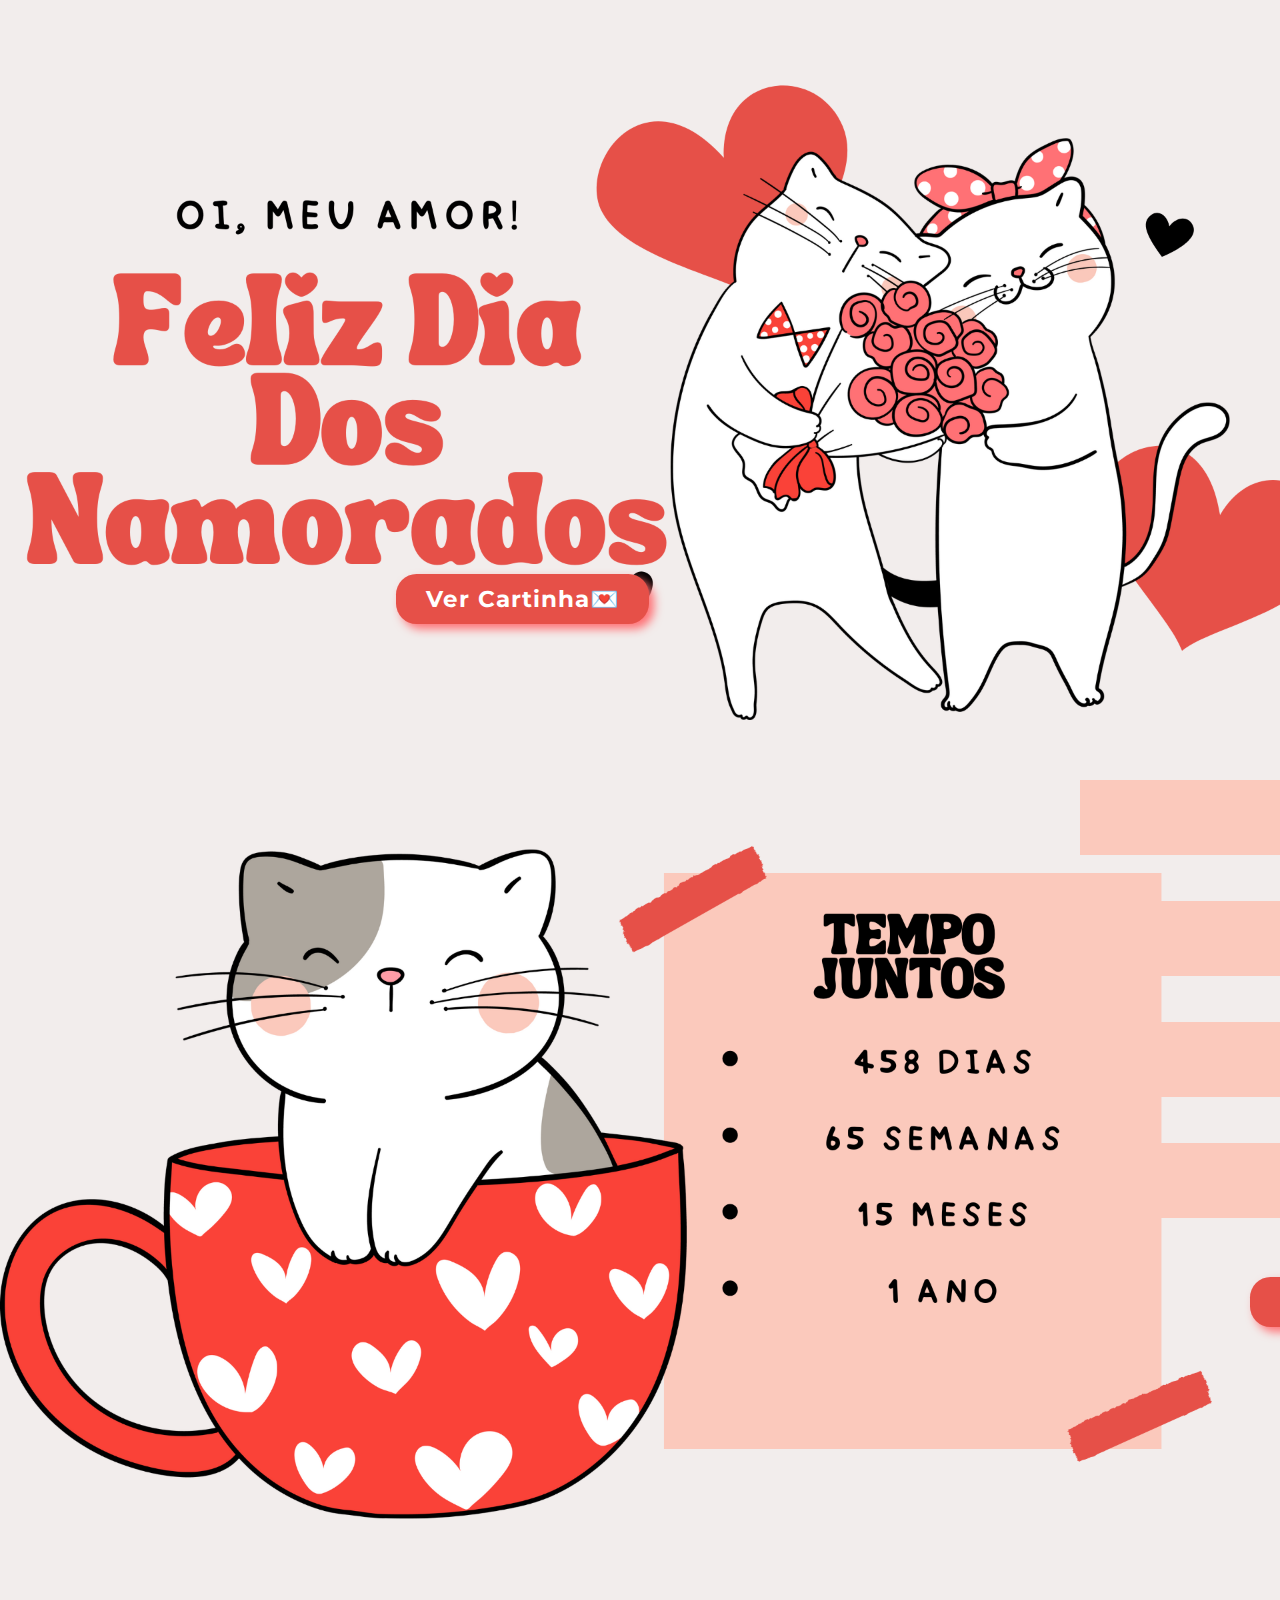
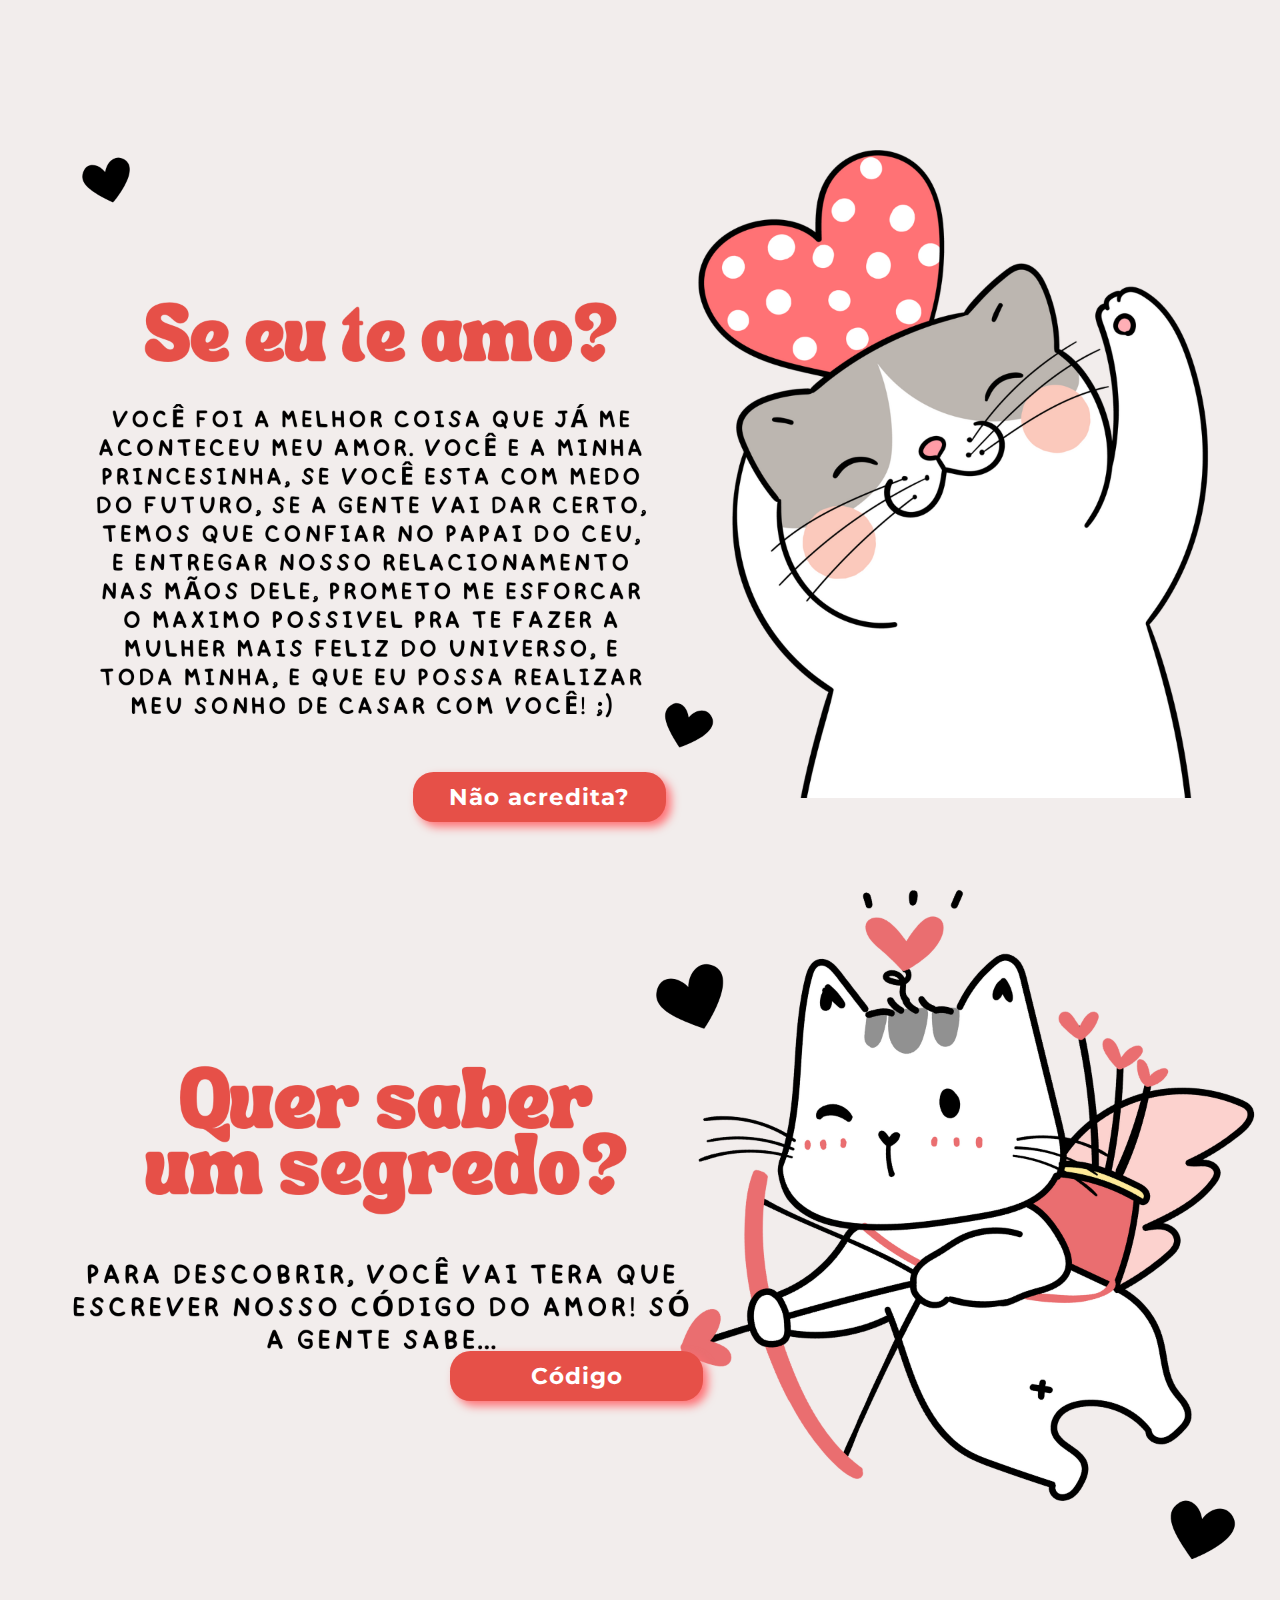
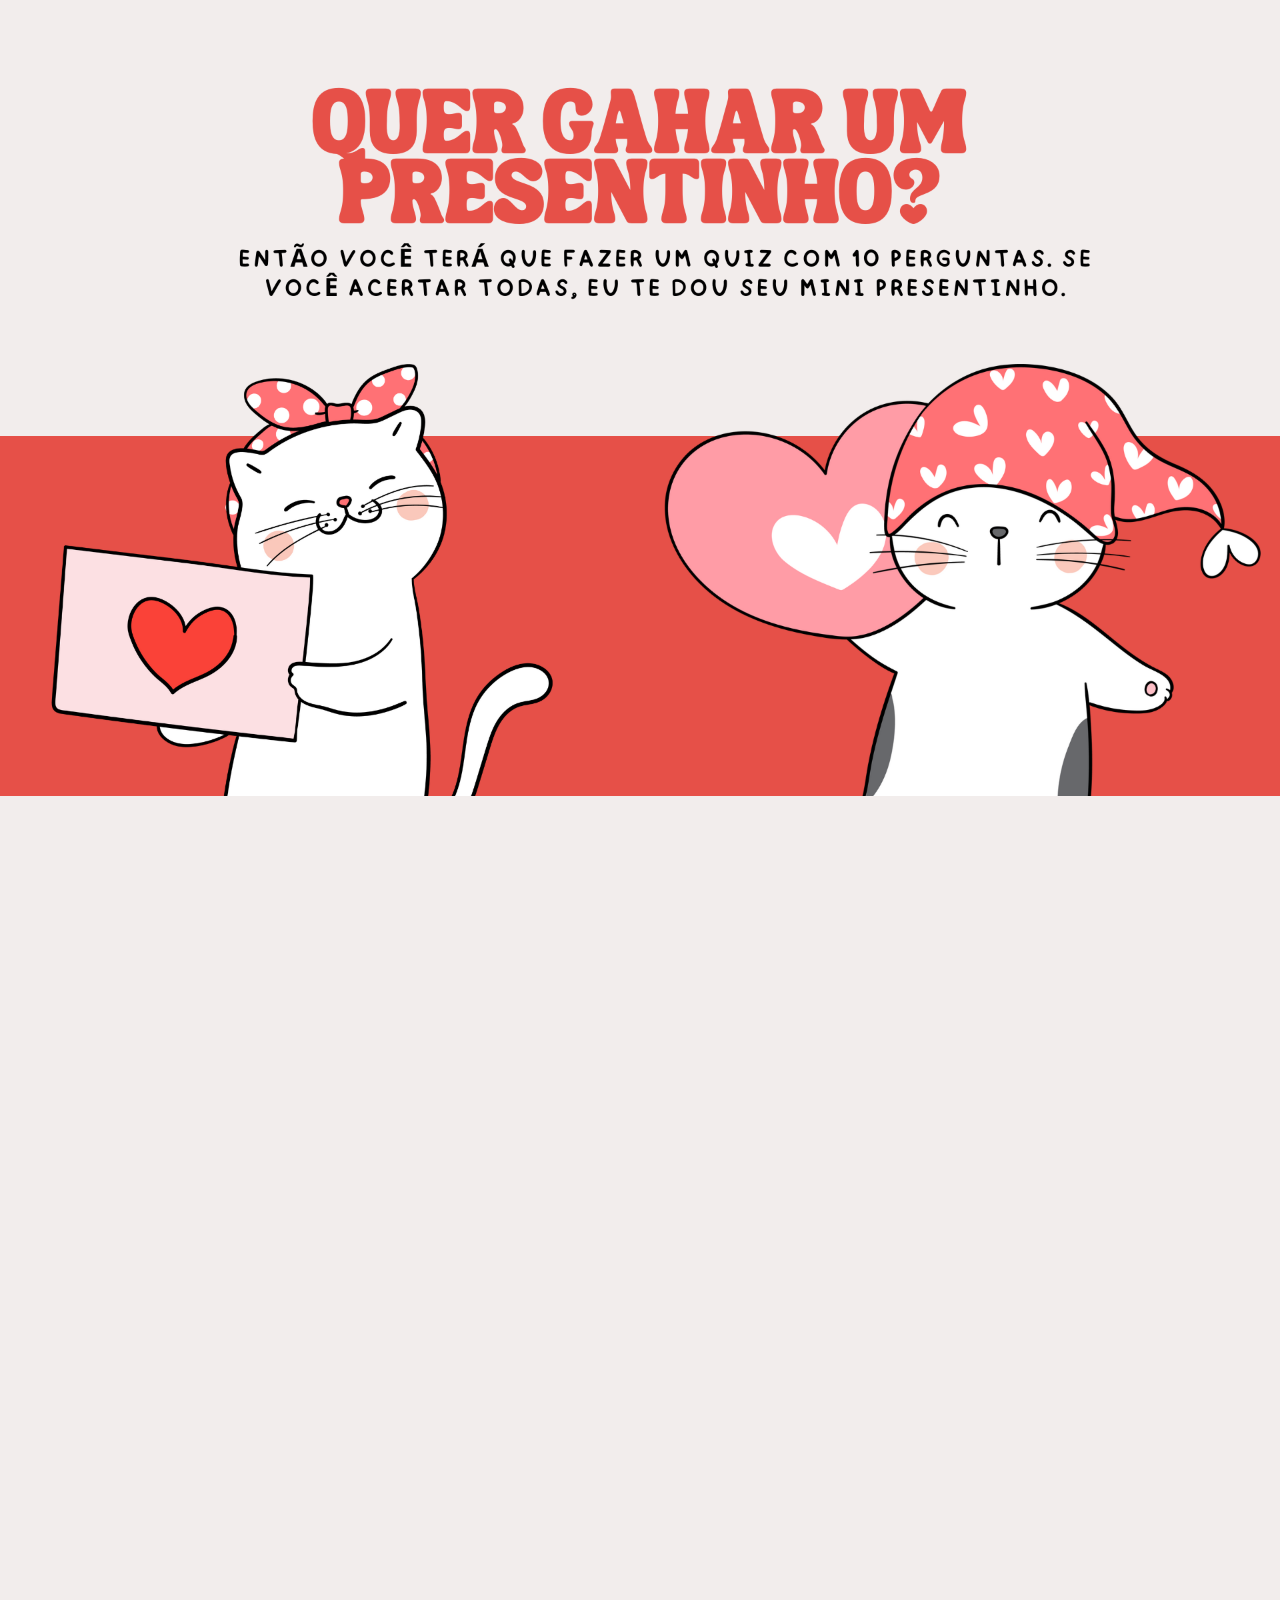
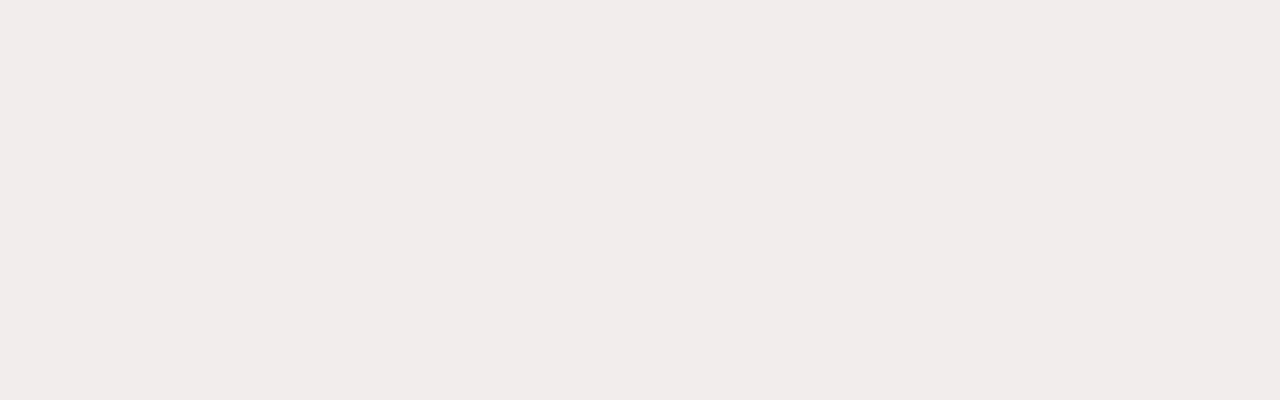
<file: index.html>
<!DOCTYPE html>
<html lang="en">
<head>
    <meta charset="UTF-8">
    <meta name="viewport" content="width=device-width, initial-scale=1.0">
    <link rel="stylesheet" href="./style.css">
    <link rel="icon" href="./assets/site_icon.png">
    <link rel="preconnect" href="https://fonts.googleapis.com">
    <link rel="preconnect" href="https://fonts.gstatic.com" crossorigin>
    <link href="https://fonts.googleapis.com/css2?family=Edu+VIC+WA+NT+Hand:wght@400..700&family=Montserrat:ital,wght@0,100..900;1,100..900&display=swap" rel="stylesheet">
    <title>Dia dos Namorados | A+G💞</title>
</head>
<body>
    <main>


        <!-- FUNDO 1 -->


        <div class="fundos">
            <img class="imgs" src="./assets/valentine'sDay.png" alt="fundo_feliz_dia_dos_namorados_img" />
            <button class="fundo1-bt bt">Ver Cartinha</button>
            <div class="cartinha">
                <h2 class="cartinha-title">Feliz dia dos namorados, meu amor!</h2>
                <button class="close-cartinha">💕</button>
                <br>
                <p class="cartinha-paragraph">Amor, espero que tudo tenha dado certo! Eu te amo tanto minha princesinha linda, desculpe se você não gostou desse presente, mas eu usei TUDO que eu aprendi por sua causa, sem voce eu não estaria aqui, não teria tomado iniciativa para pedir o curso, não estaria tão bem, voce me motiva no meu maior sonho, e eu valorizo ​​MUITO isso. Você e a pessoa que eu mais me importo nesse mundo todo, a única que eu sei que se eu pedir ajuda vai estar sempre la pra me ajudar independente do motivo, voce nunca desistiu de mim, e eu nunca vou desistir de você, ate porque vc é uma pessoa que eu escolhi pra você, e se não por você, eu não quero casar. Não MESMO, hum. Eu amo cada segundo do seu lado, esse presente pode parecer simples, mas foi de todo meu coração, com MUITO carinho e tudo que a minha princesinha merece, eu realmente espero que você goste do meu amor, como eu disse, pra mim dia dos namorados e uma forma de expressar o quanto a pessoa ama o companheiro, e eu não vejo maneira melhor ao não ser fazer uma cartinha infinita, toda única pra você, ninguem vai ter uma igual, queria algo novo, queria algo que NINGUEM conseguiria fazer igual eu, pra ser a coisa mais especial do mundo, não gosto de pegar coisas do pinterest nem fazer coisas que outros namorados já fizeram para o namorado, queria algo que nenhuma delas vai ter, então a minha princesinha, a mais especial e incrivel namorada de todos os tempos!! Eu te amo meu amor, esse é nosso segundo dia dos namorados, mas ainda vai para varios e varios desses. Vou continuar expressando meu amor por voz em todos eles, fazendo presentinhos únicos que eu sei que nunca nem nenhuma namorada vai ter igual. Um presentinho único feito com MUITOOO amor, igual essi. Eu te amo minha princesinha linda, espero que de tudo certo pra a gente sair e se divertir muito!</p>
                <div class="cards">
                <div class="cartinha-separation">
                    <img class="cartinha-imgs imgs-translate" src="./assets/eu_e_ela.jpeg" alt="foto_juntos_img" />
                    <p class="photos-abouts">Nesse dia fui te levar no seu dentista e a gente ficou grudadinho e dando varios beijinhos, amei porque eu tirei a foto mais especial do mundo, que eu NUNCA vou perder! Eba 💕</p>
                </div>
                <div class="cartinha-separation">
                    <img class="cartinha-imgs" src="./assets/beijo_buchecha.jpeg" alt="beijinho_buchecha_img" />
                    <p class="photos-abouts">Esse foi um dos dias que a gente passou o dia inteiro de casalzinho, tiramos fotinhas e demos muita risada. 💞</p>
                </div>
                <div class="cartinha-separation">
                    <img class="cartinha-imgs" src="./assets/sushi.jpeg" alt="foto_aleatoria_momo_img" />
                    <p class="photos-abouts">Nesse dia fomos no nosso primeiro rodízio de sushi, ficamos de casal, demos muito amor e carinho para o outro nesse dia. Nunca vou esquecer dele! 💘</p>
                </div>
                <div class="cartinha-separation">
                    <img class="cartinha-imgs" src="./assets/beijinho.jpeg" alt="beijinho_img" />
                    <p class="photos-abouts">Nesse dia te levei seu primeiro buque de flores de verdade, me apaixonei no seu sorriso pela 55193° vez. 💞💞</p>
                </div>
                <div class="cartinha-separation">
                    <img class="cartinha-imgs" src="./assets/momo_fofa.jpeg" alt="aline_fofa_img" />
                    <p class="photos-abouts">Essa e a foto mais especial que eu tenho, de vc com carinha de nenem, toda princesinha linda, so minha. Amo MUITO essa foto, sempre fico vendo ela. 😍</p>
                </div>
                </div>
            </div>
        </div>


        <!-- FUNDO 2 -->


        <div class="fundos">
            <img class="imgs" src="./assets/valentine'sDay2.png" alt="fundo_tempo_juntos_img" />
            <div class="divs">
                <div class="days hidden"></div>
                <div class="weaks hidden"></div>
                <div class="months hidden"></div>
                <div class="years hidden"></div>
            </div>
            <button class="fundo2-bt bt">Calcular</button>
        </div>


        <!-- FUNDO 3 -->


        <div class="fundos fundo-03">
            <div class="facts">
                <h2 class="fundo3-title">Coisas que eu sempre fiz desde o comeco da nossa relação, que você talvez não saiba.</h2>
                <button class="close-facts">💕</button>
                <ul>
                    <li>Todos os dias antes de dormir, eu converso com o papai do céu para abencoar eu voce e as nossas famílias.</li>
                    <li>Sempre que ficamos muito tempo sem se ver eu leio novamente todas as cartinhas que vc já fez pra mim.</li>
                    <li>Em 99% do meu tempo, estou pensando em você.</li>
                    <li>As vezes no meio da aula eu me distraio e fico pensando em você, e por isso meu caderno e cheio de desenhos sobre você.</li>
                    <li>Eu estudo cada dia mais para conseguir me tornar um programador e fazer a mulher mais feliz do mundo todo, e te levar para conhecer o mundo com eu.</li>
                    <li>Todos os dias quando você vai dormir, eu fico vendo suas fotinhas e me imagino dormindo ao seu lado.</li>
                </ul>
            </div>
            <img class="imgs" src="./assets/valentine'sDay3.png" alt="fundo_mini_cartinha_img" />
            <button class="fundo3-bt bt">Não acredita?</button>
        </div>


        <!-- FUNDO 4 -->


        <div class="fundos">
            <img class="imgs" src="./assets/valentine'sDay4.png" alt="fundo_segredo_img" />
            <button class="fundo4-bt bt">Código</button>
            <div class="codes">
                <h2 class="codes-title">Coloca nosso Código e eu te conto segredos.</h2>
                <button class="close-codes">💕</button>
                <br />
                <label for="code">Coloque o nosso código:</label>
                <input id="code" name="code" placeholder="Codigo" />
                <br />
                <button class="secret-bt">Mostrar segredo</button>
                <br />
                <p class="secret">Aguardando...</p>
            </div>
        </div>


        <!-- FUNDO 5 -->


        <div class="fundos">
            <img class="imgs" src="./assets/valentine'sDay5.png" alt="fundo_quiz_img" />
            <button class="fundo5-bt bt"><a href="./secondPage/quiz.html">Quiz</a></button>
        </div>
    </main>
</body>
<script src="./script.js"></script>
</html>
</file>
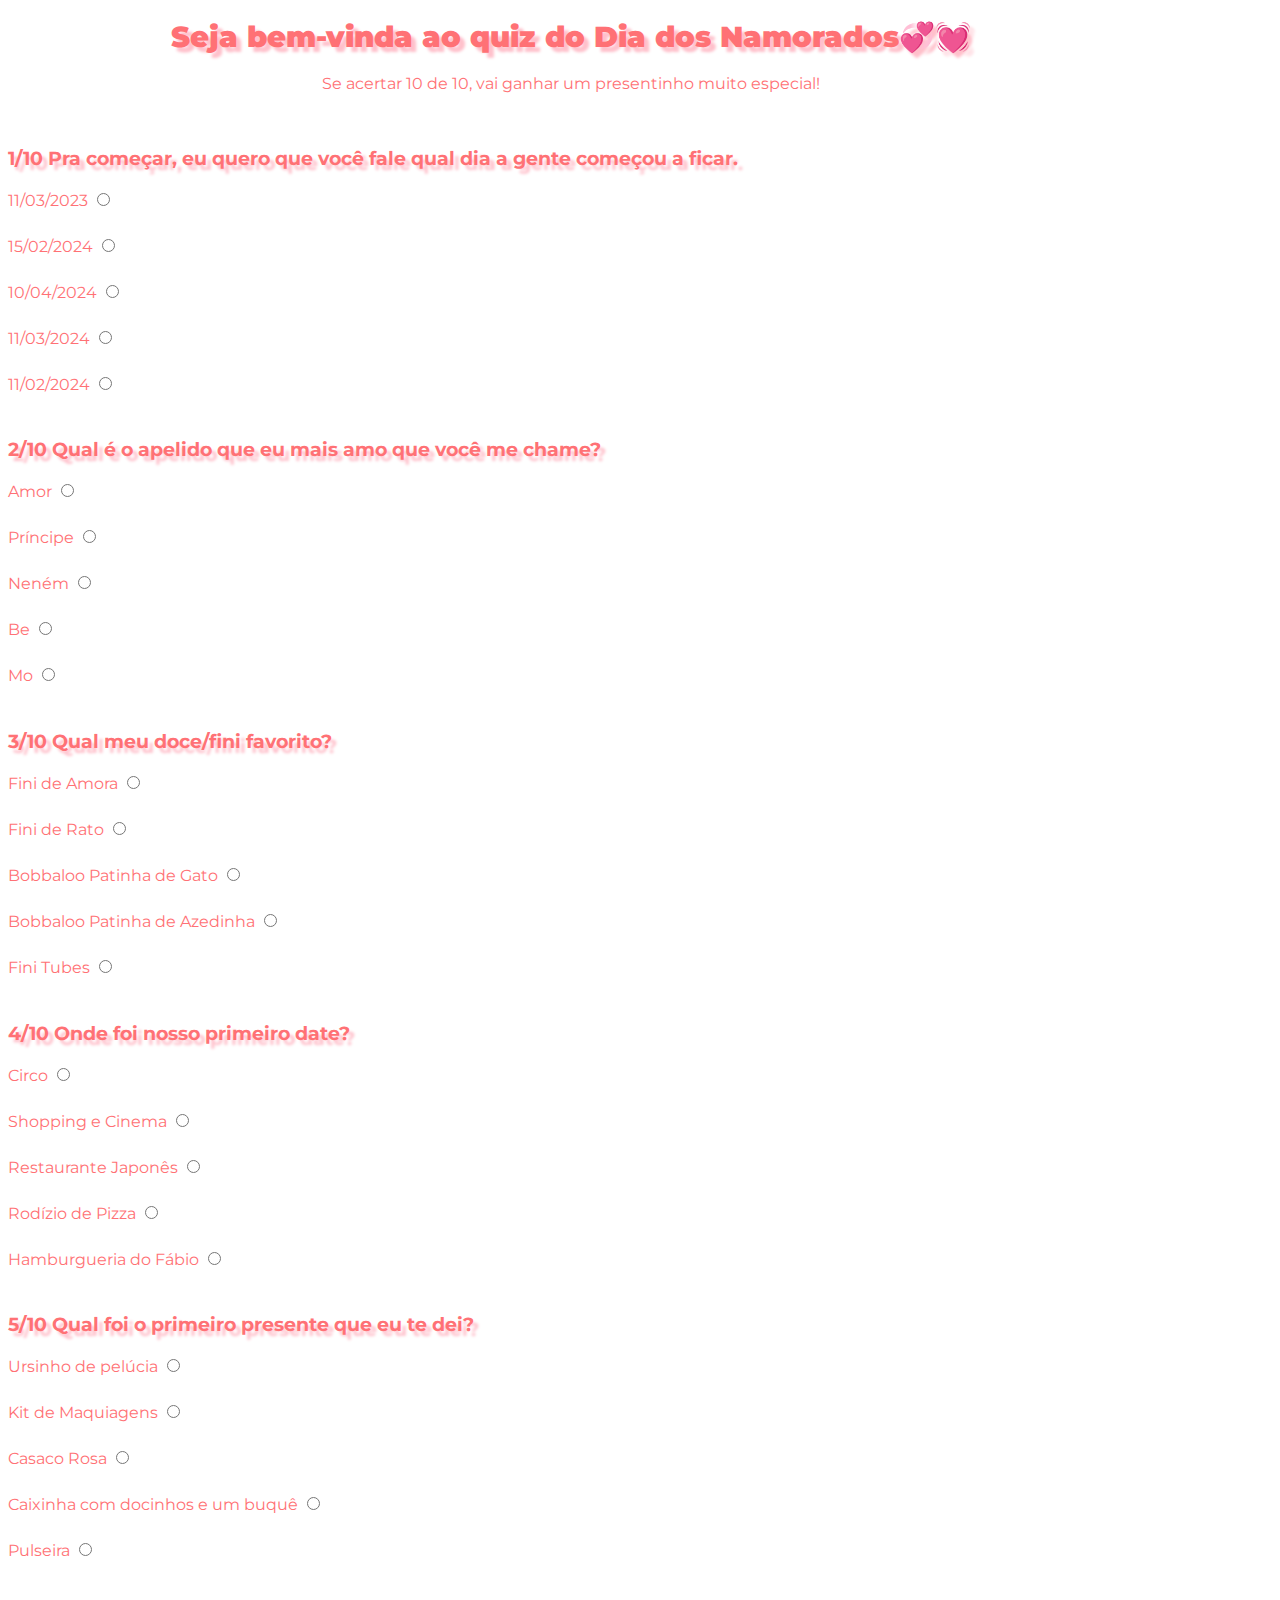
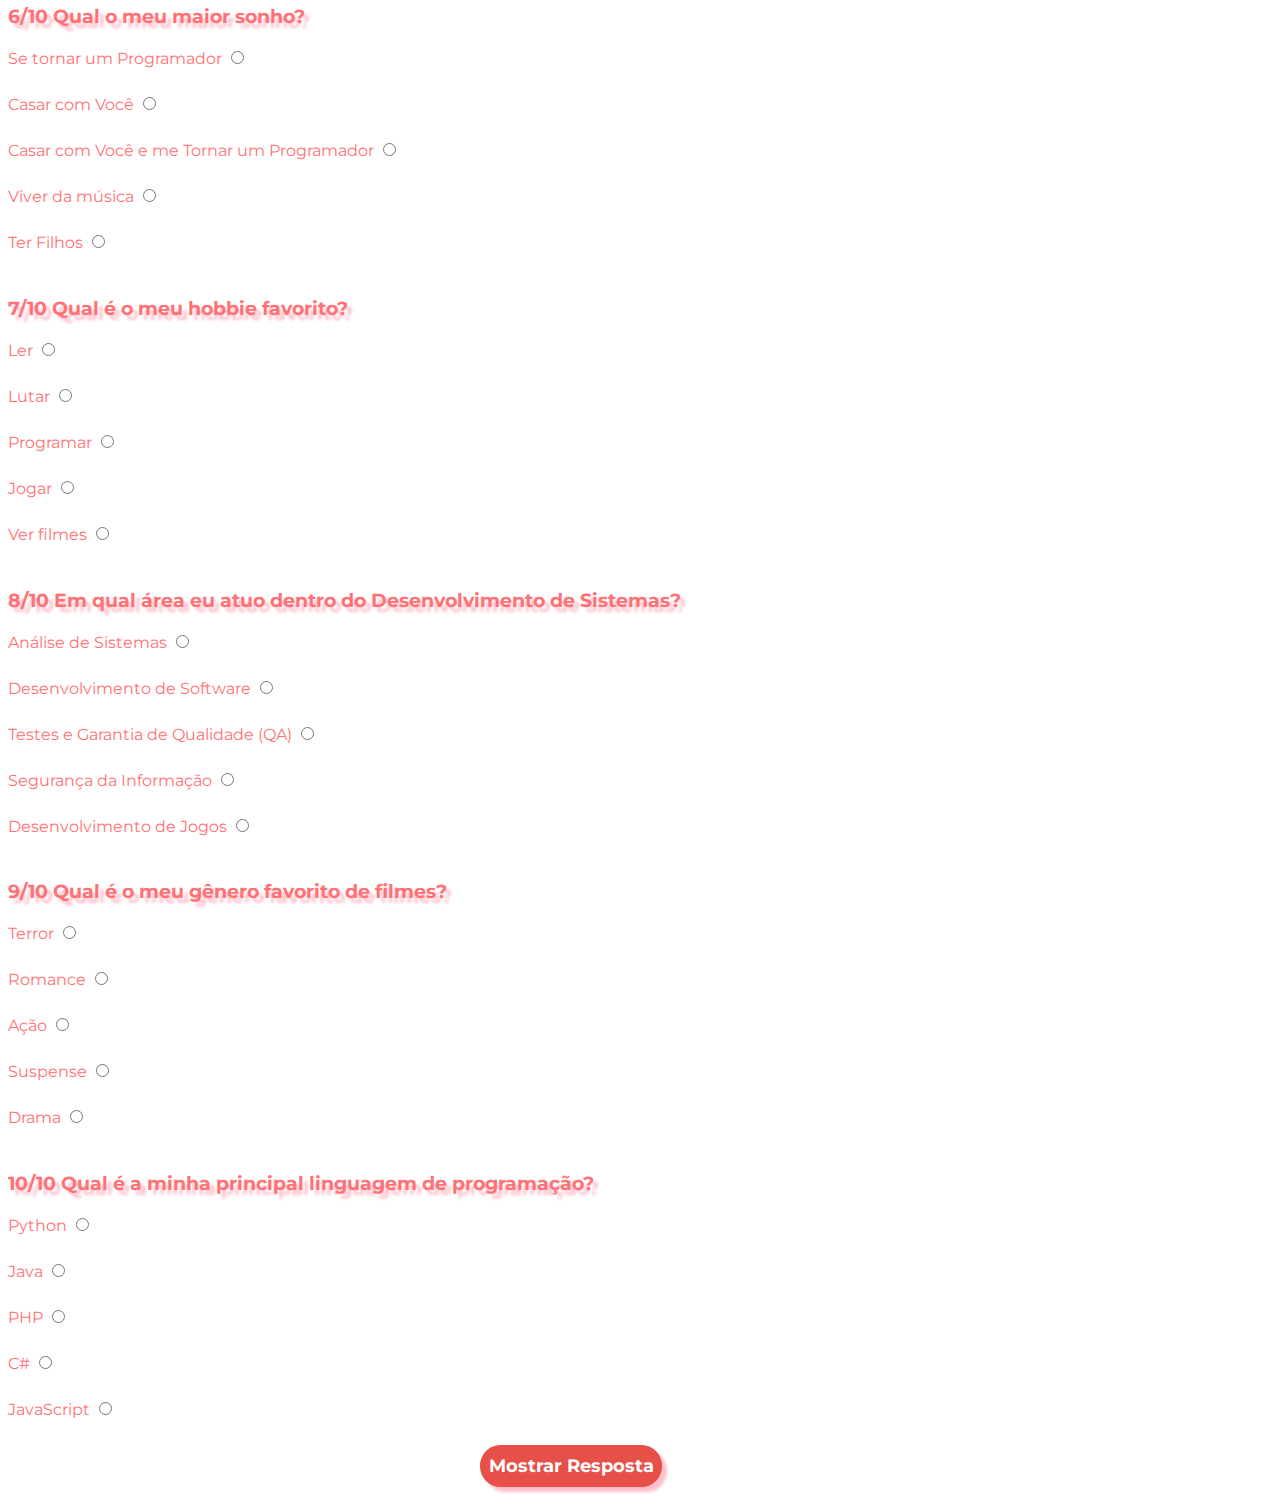
<file: secondPage/quiz.html>
<!DOCTYPE html>
<html lang="en">
<head>
    <meta charset="UTF-8">
    <meta name="viewport" content="width=device-width, initial-scale=1.0">
    <link rel="icon" href="./assets/site_icon.png">
    <link rel="stylesheet" href="./styleQuiz.css">
    <link rel="preconnect" href="https://fonts.googleapis.com">
    <link rel="preconnect" href="https://fonts.gstatic.com" crossorigin>
    <link href="https://fonts.googleapis.com/css2?family=Edu+VIC+WA+NT+Hand:wght@400..700&family=Montserrat:ital,wght@0,100..900;1,100..900&display=swap" rel="stylesheet">
    <title>Quiz Dia dos Namorados | A+G💞</title>
</head>
<body>
    <h1>Seja bem-vinda ao quiz do <pan>Dia dos Namorados</pan></h1>
    <p>Se acertar 10 de 10, vai ganhar um presentinho muito especial!</p>
    <br />
    <form>
        <!-- PRIMEIRA QUESTAO -->
        <h3><span>1/10</span> Pra começar, eu quero que você fale qual dia a gente começou a ficar.</h3>
        <label for="1a" class="wrong">11/03/2023</label>
        <input id="1a" type="radio" name="1/10" />
        <br />
        <label for="1b" class="wrong">15/02/2024</label>
        <input id="1b" type="radio" name="1/10" />
        <br />
        <label for="1c" class="wrong">10/04/2024</label>
        <input id="1c" type="radio" name="1/10" />
        <br />
        <label for="1d" class="true">11/03/2024</label>
        <input id="1d" type="radio" name="1/10" />
        <br />
        <label for="1e" class="wrong">11/02/2024</label>
        <input id="1e" type="radio" name="1/10" />
        <!-- SEGUNDAO QUESTAO -->
        <h3><span>2/10</span> Qual é o apelido que eu mais amo que você me chame?</h3>
        <label for="2a" class="wrong">Amor</label>
        <input id="2a" type="radio" name="2/10" />
        <br />
        <label for="2b" class="wrong">Príncipe</label>
        <input id="2b" type="radio" name="2/10" />
        <br />
        <label for="2c" class="wrong">Neném</label>
        <input id="2c" type="radio" name="2/10" />
        <br />
        <label for="2d" class="true">Be</label>
        <input id="2d" type="radio" name="2/10" />
        <br />
        <label for="2e" class="wrong">Mo</label>
        <input id="2e" type="radio" name="2/10" />
        <!-- TERCEIRA QUESTAO -->
        <h3><span>3/10</span> Qual meu doce/fini favorito?</h3>
        <label for="3a" class="wrong">Fini de Amora</label>
        <input id="3a" type="radio" name="3/10"/>
        <br />
        <label for="3b" class="wrong">Fini de Rato</label>
        <input id="3b" type="radio" name="3/10"/>
        <br />
        <label for="3c" class="wrong">Bobbaloo Patinha de Gato</label>
        <input id="3c" type="radio" name="3/10"/>
        <br />
        <label for="3d" class="true">Bobbaloo Patinha de Azedinha</label>
        <input id="3d" type="radio" name="3/10"/>
        <br />
        <label for="3e" class="wrong">Fini Tubes</label>
        <input id="3e" type="radio" name="3/10"/>
        <!-- QUARTA QUESTAO -->
        <h3><span>4/10</span> Onde foi nosso primeiro date?</h3>
        <label for="4a" class="wrong">Circo</label>
        <input id="4a" type="radio" name="4/10" />
        <br />
        <label for="4b" class="true">Shopping e Cinema</label>
        <input id="4b" type="radio" name="4/10" />
        <br />
        <label for="4c" class="wrong">Restaurante Japonês</label>
        <input id="4c" type="radio" name="4/10" />
        <br />
        <label for="4d" class="wrong">Rodízio de Pizza</label>
        <input id="4d" type="radio" name="4/10" />
        <br />
        <label for="4e" class="wrong">Hamburgueria do Fábio</label>
        <input id="4e" type="radio" name="4/10" />
        <!-- QUINTA QUESTAO -->
        <h3><span>5/10</span> Qual foi o primeiro presente que eu te dei?</h3>
        <label for="5a" class="wrong">Ursinho de pelúcia</label>
        <input id="5a" type="radio" name="5/10" />
        <br />
        <label for="5b" class="wrong">Kit de Maquiagens</label>
        <input id="5b" type="radio" name="5/10" />
        <br />
        <label for="5c" class="wrong">Casaco Rosa</label>
        <input id="5c" type="radio" name="5/10" />
        <br />
        <label for="5d" class="true">Caixinha com docinhos e um buquê</label>
        <input id="5d" type="radio" name="5/10" />
        <br />
        <label for="5e" class="wrong">Pulseira</label>
        <input id="5e" type="radio" name="5/10" />
        <!-- SEXTA QUESTAO -->
        <h3><span>6/10</span> Qual o meu maior sonho?</h3>
        <label for="6a" class="wrong">Se tornar um Programador</label>
        <input id="6a" type="radio" name="6/10" />
        <br />
        <label for="6b" class="wrong">Casar com Você</label>
        <input id="6b" type="radio" name="6/10" />
        <br />
        <label for="6c" class="true">Casar com Você e me Tornar um Programador</label>
        <input id="6c" type="radio" name="6/10" />
        <br />
        <label for="6d" class="wrong">Viver da música</label>
        <input id="6d" type="radio" name="6/10" />
        <br />
        <label for="6e" class="wrong">Ter Filhos</label>
        <input id="6e" type="radio" name="6/10" />
        <!-- SETIMA QUESTAO -->
        <h3><span>7/10</span> Qual é o meu hobbie favorito?</h3>
        <label for="7a" class="wrong">Ler</label>
        <input id="7a" type="radio" name="7/10" />
        <br />
        <label for="7b" class="wrong">Lutar</label>
        <input id="7b" type="radio" name="7/10" />
        <br />
        <label for="7c" class="true">Programar</label>
        <input id="7c" type="radio" name="7/10" />
        <br />
        <label for="7d" class="wrong">Jogar</label>
        <input id="7d" type="radio" name="7/10" />
        <br />
        <label for="7e" class="wrong">Ver filmes</label>
        <input id="7e" type="radio" name="7/10" />
        <!-- OITAVA QUESTAO -->
        <h3><span>8/10</span> Em qual área eu atuo dentro do Desenvolvimento de Sistemas?</h3>
        <label for="8a" class="wrong">Análise de Sistemas</label>
        <input id="8a" type="radio" name="8/10" />
        <br />
        <label for="8b" class="true">Desenvolvimento de Software</label>
        <input id="8b" type="radio" name="8/10" />
        <br />
        <label for="8c" class="wrong">Testes e Garantia de Qualidade (QA)</label>
        <input id="8c" type="radio" name="8/10" />
        <br />
        <label for="8d" class="wrong">Segurança da Informação</label>
        <input id="8d" type="radio" name="8/10" />
        <br />
        <label for="8e" class="wrong">Desenvolvimento de Jogos</label>
        <input id="8e" type="radio" name="8/10" />
        <!-- NONA QUESTAO -->
        <h3><span>9/10</span> Qual é o meu gênero favorito de filmes?</h3>
        <label for="9a" class="true">Terror</label>
        <input id="9a" type="radio" name="9/10" />
        <br />
        <label for="9b" class="wrong">Romance</label>
        <input id="9b" type="radio" name="9/10" />
        <br />
        <label for="9c" class="wrong">Ação</label>
        <input id="9c" type="radio" name="9/10" />
        <br />
        <label for="9d" class="wrong">Suspense</label>
        <input id="9d" type="radio" name="9/10" />
        <br />
        <label for="9e" class="wrong">Drama</label>
        <input id="9e" type="radio" name="9/10" />
        <!-- DECIMA QUESTAO -->
         <h3><span>10/10</span> Qual é a minha principal linguagem de programação?</h3>
        <label for="10a" class="wrong">Python</label>
        <input id="10a" type="radio" name="10/10" />
        <br />
        <label for="10b" class="wrong">Java</label>
        <input id="10b" type="radio" name="10/10" />
        <br />
        <label for="10c" class="wrong">PHP</label>
        <input id="10c" type="radio" name="10/10" />
        <br />
        <label for="10d" class="wrong">C#</label>
        <input id="10d" type="radio" name="10/10" />
        <br />
        <label for="10e" class="true">JavaScript</label>
        <input id="10e" type="radio" name="10/10" />
        <br />
    </form>
    <button class="submit-bt">Mostrar Resposta</button>
</body>
<script src="./scriptQuiz.js"></script>
</html>
</file>
<file: style.css>
* {
    padding: 0;
    margin: 0;
    box-sizing: border-box;
    font-family: "Montserrat", sans-serif;
}

body {
    background: #F2EDEC;
}

.imgs {
    width: 100vw;
    height: auto;
}

.fundos {
    margin-bottom: 25px;
}

.color {
    background: #E65048;
}


/* FUNDO 1 */


.fundo1-bt {
    width: 253px;
    height: 50px;
    background: #E65048;
    border: none;
    border-radius: 20.5px;
    color: white;
    font-weight: 700;
    letter-spacing: 1px;
    margin-left: 396px;
    font-size: 23px;
    box-shadow: 5px 5px 10px #FF7175;
    position:relative;
    bottom: 150px;
    cursor: pointer;
}

.fundo1-bt::after {
    content: '💌';
}

.cartinha {
    width: 1758px;
    height: 925px;
    border-radius: 20.5px;
    border: 3px solid #FF7175;
    position: absolute;
    margin: 0 68px;
    background: white;
    z-index: 2;
    bottom: 5px;
    color: #E65048;
    text-align: center;
    justify-content: center;
    display: none; /* none/block */
}

.cartinha-title {
    font-weight: 900;
    font-size: 36px;
    letter-spacing: 1px;
    text-shadow: 5px 5px 5px pink;
}

.cartinha-title::after {
    content: '💞';
}

.close-cartinha, .close-facts, .close-codes {
    width: 30px;
    height: 30px;
    font-weight: 700;
    font-size: 20px;
    color: white;
    background: red;
    border: none;
    border-radius: 10.5px;
    box-shadow: 0px 0px 10px red;
    margin-top: 20px;
    cursor: pointer;
}

.cartinha-paragraph {
    letter-spacing: 0.88px;
    font-weight: 500;
    font-size: 20px;
    width: 1580px;
    margin: 20px auto;
}

.cartinha-paragraph::after {
    content: '💞';
}

.cartinha-paragraph::before {
    content: '💘';
}

.cartinha-separation {
    position: relative;
    margin: 0 50px;
    display: inline-block;
    bottom: 20px;
}

.cartinha-imgs {
    border-radius: 20.5px;
    width: 200px;
}

.cartinha-imgs:hover{
    transform: rotateY(180deg);
    opacity: 0.2;
    border: 2px solid gray; 
    transition: 1s;
}

.photos-abouts {
    width: 200px;
    text-align: center;
    color: black;
    bottom: 225px;
    font-weight: 600;
    opacity: 0;
    position: relative;
    bottom: 250px;
}

.cartinha-imgs:hover ~ .photos-abouts {
    opacity: 1;
    transition: 3s;
}


/* FUNDO 2 */


.fundo2-bt {
    width: 253px;
    height: 50px;
    background: #E65048;
    border: none;
    border-radius: 20.5px;
    color: white;
    font-weight: 700;
    letter-spacing: 1px;
    margin-left: 1250px;
    font-size: 23px;
    box-shadow: 5px 5px 10px #FF7175;
    position:relative;
    bottom: 684px;
    cursor: pointer;
}

.divs {
    position: relative;
    display: flex;
    flex-direction: column;
    gap: 46px;
    margin-left: 1080px;
    bottom: 743px;
}

.hidden {
    width: 540px;
    height: 75px;
    background-color: #FBC9BC;
}

.hidden-efect {
    transform: translateX(1000px);
    transition: 3s;
}


/* FUNDO 3 */

.facts {
    width: 1380px;
    height: 550px;
    background-color: #E65048;
    position: absolute;
    color: white;
    margin-left: 300px;
    top: 2800px;
    border-radius: 20.5px;
    border: 2px solid #FF7175;
    display: none; /* DISPLAY -> NONE/BLOCK */
}

.fundo3-title {
    font-weight: 900;
    font-size: 32px;
    text-align: center;
    text-shadow: 5px 5px 10px black;
    margin: 20px 0;
}

.fundo3-title::after {
    content: '💕💞';
}

.close-facts {
margin-left: 640px;
}

li {
    font-size: 22px;
    font-weight: 700;
    margin: 20px 0 10px 50px;
}

li::after {
    content: '💞';
}

.fundo-03 {
    margin-top: -358px;
}

.fundo3-bt {
    width: 253px;
    height: 50px;
    background: #E65048;
    border: none;
    border-radius: 20.5px;
    color: white;
    font-weight: 700;
    letter-spacing: 1px;
    margin-left: 413px;
    font-size: 23px;
    box-shadow: 5px 5px 10px #FF7175;
    position:relative;
    bottom: 30px;
    cursor: pointer;
}


/* FUNDO 4 */


.fundo4-bt {
    width: 253px;
    height: 50px;
    background: #E65048;
    border: none;
    border-radius: 20.5px;
    color: white;
    font-weight: 700;
    letter-spacing: 1px;
    margin-left: 450px;
    font-size: 23px;
    box-shadow: 5px 5px 10px #FF7175;
    position:relative;
    bottom: 250px;
    cursor: pointer;
}

.bt:hover {
    opacity: 0.8;
    transition: 0.5s;
}

.bt:active {
    opacity: 0.6;
}

.codes {
    background-color: white;
    border: 2px solid #FF7175;
    width: 750px;
    height: 300px;
    position: absolute;
    margin-left: 600px;
    top: 3920px;
    text-align: center;
    border-radius: 10.5px;
    display: none; /* DISPLAY -> BLOCK/NONE */
}

.codes-title {
    font-weight: 900;
    margin: 20px 0;
    color: #E65048;
    text-shadow: 5px 5px 10px #FF7175;
}

#code {
    width: 150px;
    height: 50px;
    border-radius: 30px;
    border: none;
    color: white;
    background: #E65048;
    box-shadow: 5px 5px 7px #FF7175;
    margin: 0 0 30px 10px;
}

#code::placeholder {
    color: white;
    font-weight: 700;
}

#code:focus {
    outline: none;
}

.secret-bt {
    width: 123px;
    height: 36px;
    background: #E65048;
    border: none;
    cursor: pointer;
    border-radius: 20.5px;
    color: white;
    font-weight: 700;
    margin-bottom: 20px;
    box-shadow: 5px 5px 10px #FF7175;
}

.secret {
    font-weight: 500;
}


/* FUNDO 5 */


.fundo5-bt {
    width: 253px;
    height: 50px;
    background: #E65048;
    border: none;
    cursor: pointer;
    border-radius: 20.5px;
    color: white;
    font-weight: 700;
    box-shadow: 5px 5px 10px #FF7175;
    margin-left: 832px;
    position: absolute;
    top: 5150px;
}

a {
    text-decoration: none;
    color: white;
}

@media screen and (max-width: 600px) {


    /* FUNDO 1 MOBILE */


    .fundo1-bt {
        width: 136px;
        height: 30px;
        margin-left: 50px;
        font-size: 15px;
        bottom: 25px;
    }

    .cartinha {
        width: 375px;
        height: 3650px;
        top: 20px;
        margin: 0;
        left: 12px;
    }

    .cartinha-title {
        font-size: 20px;
        margin-top: 10px;
    }

    .close-cartinha {
        width: 30px;
        height: 30px;
    }

    .cartinha-paragraph {
        width: 350px;
        font-size: 15px;    
    }

    .cartinha-imgs {
        margin: 0;
        width: 235px;
    }

    .photos-abouts {
        width: 230px;
        margin-left: 20px;
    }

    .cards {
        display: flex;
        flex-direction: column;
    }

    
    /* FUNDO 2 MOBILE */


    .fundo2-bt {
        width: 85px;
        height: 20px;
        margin-left: 250px;
        font-size: 15px;
        bottom: 158px;
    }

    .divs {
        margin-left: 228px;
        bottom: 165px;
        gap: 7px;
    }

    .hidden {
        width: 120px;
        height: 20px;
    }


    /* FUNDO 3 MOBILE */

    .facts {
        margin-left: 25px;
        top: 260px;
        width: 350px;
        height: 1300px;
        z-index: 2;
    }

    .close-facts {
        margin-left: 158px;
    }

    li {
        margin-left: 22px;
    }

    .fundo-03 {
        margin-top: -120px;
    }

    .fundo3-bt {
        width: 153px;
        height: 23px;
        margin-left: 40px;
        font-size: 15px;
        bottom: 10px;
    }


    /* FUNDO 4 MOBILE */


    .fundo4-bt {
        width: 123px;
        height: 30px;
        margin-left: 58px;
        font-size: 15px;
        bottom: 54px;
    }

    .codes {
        margin: 0;
        top: 760px;
        width: 350px;
        height: 390px;
        margin-left: 35px;
    }


    /* FUNDO 5 MOBILE */


    .fundo5-bt {
        width: 98px;
        height: 24px;
        font-size: 15px;
        top: 0;
        margin-left: 164px;
        position: relative;
        margin-top: 25px;
    }
}
</file>
<file: secondPage/styleQuiz.css>
* {
    box-sizing: border-box;
    font-family: "Montserrat", sans-serif;
    color: #FF7175;
}

body {
    text-align: center;
    width: 88vw;
}

form {
    text-align: left;
    width: 92vw;
}

h1 {
    font-weight: 900;
    font-size: 29px;
    text-shadow: 5px 5px 3px pink;
}

h1::after {
    content: '💞💓';
}

h3 {
    font-weight: 700;
    text-shadow: 5px 5px 3px pink;
    margin-bottom: 20px;
}

input {
    margin-bottom: 30px;
    margin-right: 20px;
}

button {
    color: white;
    background: #E65048;
    border: none;
    border-radius: 20.5px;
    width: 182px;
    height: 42px;
    cursor: pointer;
    box-shadow: 5px 5px 3px pink;
    font-weight: 700;
    font-size: 18px;
}

h2 {
    text-shadow: 5px 5px 3px pink;
    font-size: 32px;
    text-decoration: underline;
}

h2::after {
    content: '💕';
}
</file>
